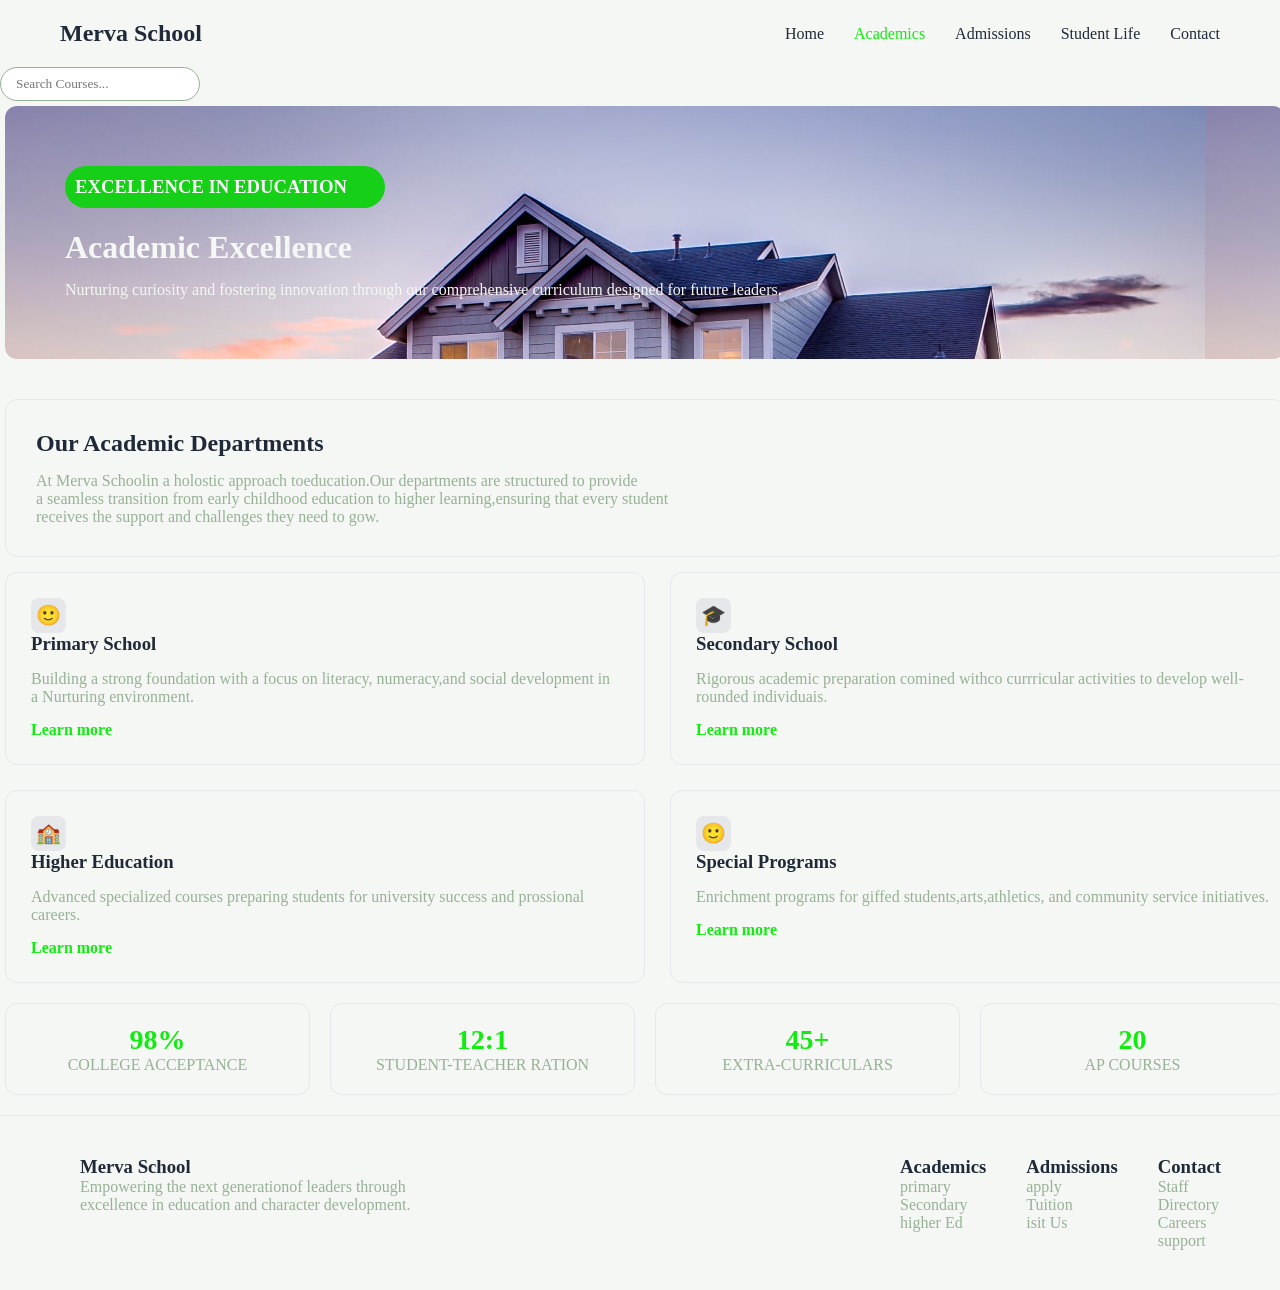
<file: index.html>
<!DOCTYPE html>
<html lang="fr">

<head>
    <meta charset="UTF-8">
    <title>Merva School </title>
    <link rel="stylesheet" href="styles.css">
</head>

<body>
    <header>

    <nav>
        <h1>Merva School</h1>
        <ul>
            <li>Home</li>
            <li><a href="Academics.html">Academics</a></li>
            <li>Admissions</li>
            <li>Student Life</li>
            <li>Contact</li>
        </ul>
    </nav>
    <div class="sect">
        <input type="text"
        placeholder="Search Courses...">
    </div>
    
    </header>

    <div class="container">

        <main>

            <div class="content">

                <section class="academics-header">
                    <div class="excellence">
                        <h3>
                            EXCELLENCE IN EDUCATION
                        </h3>
                    </div>
                    <h2>Academic Excellence</h2>
                    <p>
                        Nurturing curiosity and fostering innovation through our
                        comprehensive curriculum designed for future leaders.
                    </p>
                </section>

                <section class="mery">

                    <div class="wlm">
                        <h2>Our Academic Departments</h2>
                        <p>
                            At Merva Schoolin a holostic approach toeducation.Our departments are structured to provide
                            <br>
                            a seamless transition from early childhood education to higher learning,ensuring that every
                            student <br>
                            receives the support and challenges they need to gow.
                        </p>
                    </div>

                </section>

                <section class="departments">

                    <div class="department">
                        <div class="icon">🙂</div>
                        <h3>Primary School</h3>
                        <p>Building a strong foundation with a focus on literacy,
                            numeracy,and social development in a Nurturing
                            environment.
                        </p>
                        <a href="Learn more">Learn more</a>

                    </div>

                    <div class="department">
                        <div class="icon">🎓</div>
                        <h3>Secondary School</h3>
                        <p>Rigorous academic preparation comined withco
                            currricular activities to develop well-rounded individuais.
                        </p>
                        <a href="Learn more">Learn more</a>
                    </div>

                    <div class="department">
                        <div class="icon">🏫</div>
                        <h3>Higher Education</h3>
                        <p>Advanced specialized courses preparing students for
                            university success and prossional careers.
                        </p>
                        <a href="Learn more">Learn more</a>
                    </div>

                    <div class="department">
                        <div class="icon">🙂</div>
                        <h3>Special Programs</h3>
                        <p>
                            Enrichment programs for giffed students,arts,athletics,
                            and community service initiatives.
                        </p>
                        <a href="Learn more">Learn more</a>
                    </div>

                </section>

                <section class="stats">
                    <div class="box">
                        <h2>98%</h2>
                        <p>COLLEGE ACCEPTANCE</p>
                    </div>

                    <div class="box">
                        <h2>12:1</h2>
                        <p>STUDENT-TEACHER RATION</p>
                    </div>

                    <div class="box">
                        <h2>45+</h2>
                        <p>EXTRA-CURRICULARS</p>
                    </div>

                    <div class="box">
                        <h2>20</h2>
                        <p>AP COURSES</p>
                    </div>
                </section>

        </main>

    </div>

    <footer>
        <div class="mervi">
            <h3>Merva School</h3>
            <p>Empowering the next generationof leaders through <br>
                excellence in education and character development.</p>
        </div>

        <div class="div">

            <div class="brid">

                <h3>Academics</h3>
                <ul>
                    <li>primary</li>
                    <li>Secondary</li>
                    <li>higher Ed</li>
                </ul>
            </div>

            <div class="bir">

                <h3>Admissions</h3>
                <ul>
                    <li>apply</li>
                    <li>Tuition</li>
                    <li>isit Us</li>

                </ul>
            </div>

            <div class="bit">

                <h3>Contact</h3>
                <ul>
                    <li>Staff Directory</li>
                    <li>Careers</li>
                    <li>support</li>
                </ul>
            </div>

        </div>
    </footer>

</body>

</html>
</file>
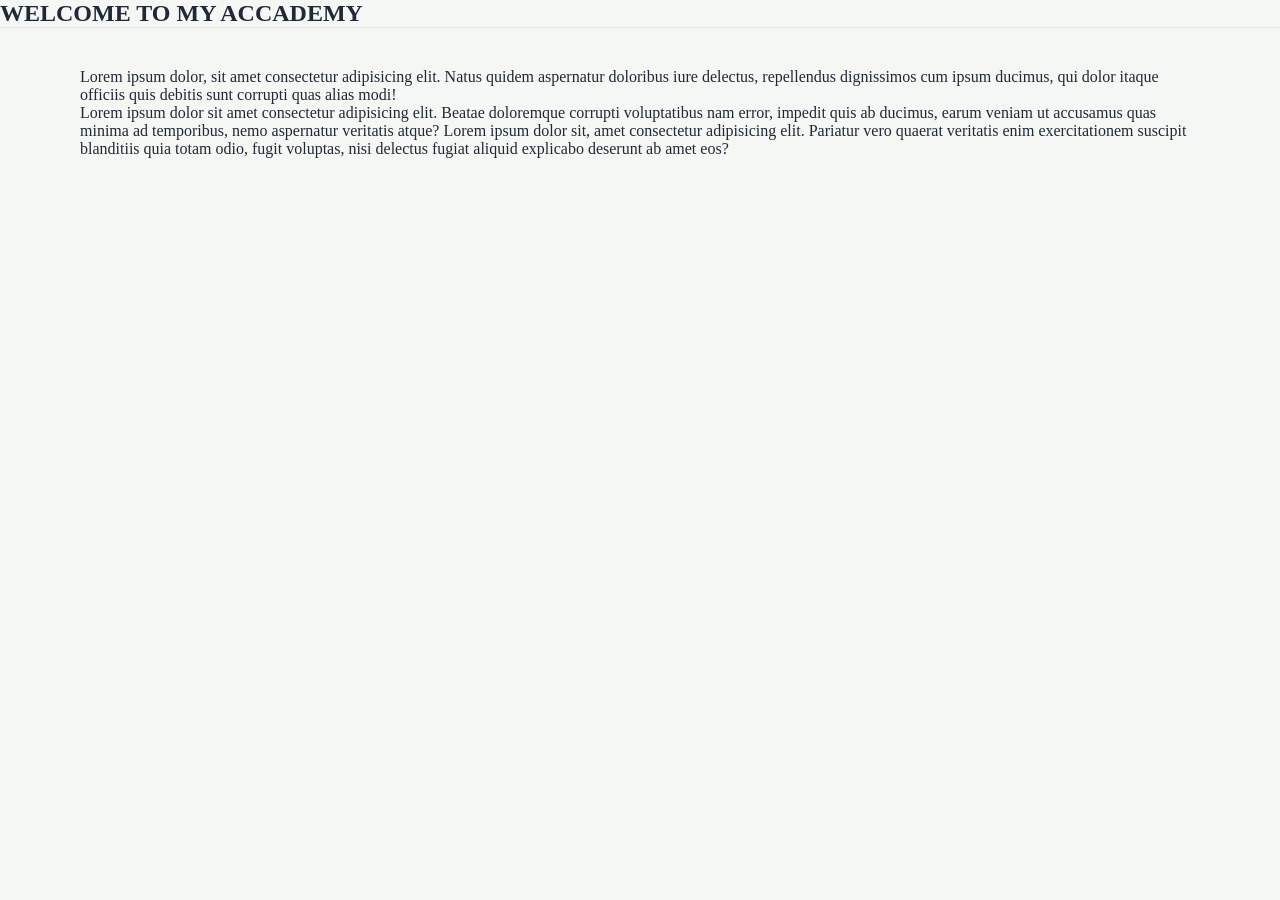
<file: Academics.html>
<!DOCTYPE html>
<html lang="en">

<head>
    <meta charset="UTF-8">
    <meta name="viewport" content="width=device-width, initial-scale=1.0">
    <title>School</title>
    <link rel="stylesheet" href="styles.css">
</head>

<body>

    <header>
        <h2>WELCOME TO MY ACCADEMY</h2>
    </header>
    <main>



    </main>
    <footer>
        <div>
            <p>Lorem ipsum dolor, sit amet consectetur adipisicing elit. Natus quidem aspernatur doloribus iure
                delectus, repellendus dignissimos cum ipsum ducimus, qui dolor itaque officiis quis debitis sunt
                corrupti quas alias modi!
                        <p>Lorem ipsum dolor sit amet consectetur adipisicing elit. Beatae doloremque corrupti voluptatibus nam error,
            impedit quis ab ducimus, earum veniam ut accusamus quas minima ad temporibus, nemo aspernatur veritatis
            atque?
            Lorem ipsum dolor sit, amet consectetur adipisicing elit. Pariatur vero quaerat veritatis enim
            exercitationem suscipit blanditiis quia totam odio, fugit voluptas, nisi delectus fugiat aliquid explicabo
            deserunt ab amet eos?</p>
            </p>
        </div>

    </footer>
</body>

</html>
</file>
<file: styles.css>
:root {
    --primary-color: #16cf17;
    --secondary-color: #11ec10;
    --background-color: #f5f7f4;
    --white-color: #f5f7f4;
    --text-color: #1f2937;
    --border-color: #e5e7eb;
    --p-color: #97b196;
    --pr-color: #cbd4c4;
}

* {
    margin: 0;
    padding: 0;
    box-sizing: border-box;
    font-family: 'Times New Roman', Times, serif;
}

body {
    background-color: var(--background-color);
    color: var(--text-color);
}

nav {
    display: flex;
    justify-content: space-between;
    align-items: center;
    padding: 20px 60px;

}

nav h1 {
    color: var(--text-color);
}

nav ul {
    list-style: none;
    display: flex;
    gap: 30px;
    color: var(--text-color);
}

nav ul li a {
    text-decoration: none;
    color: var(--secondary-color);
    font-weight: 500;
}

.sect {
    display: flex;
    align-items: start;
    gap: 2px;
}

.sect input {
    padding: 8px 15px;
    border-radius: 20px;
    border: 1px solid var(--p-color)
}

/* .apply {
    background: var(--background-color);
    border: none;
    padding: 10px 20px;
    border-radius: 20px;
    color: var(--background-color);
    font-weight: var(--text-color);

} */

.container {
    width: 100%;
    margin: 5px;


}

.academics-header {
    background-image: url('house.jpg');
    color: var(--white-color);
    padding: 60px;
    border-radius: 12px;
    margin-bottom: 40px;
}

.academics-header .excellence {
    padding: 10px;
    margin-bottom: 1.3rem;
    width: 20rem;
    border-radius: 25px;
    background-color: var(--primary-color);
}

.academics-header h2 {
    font-size: 32px;
    margin-bottom: 15px;
}

.mery {
    margin-bottom: 15px;
}

.wlm {
    background-color: var(--white-color);
    padding: 30px;
    border-radius: 12px;
    border: 1px solid var(--border-color);
}

.wlm h2 {
    margin-bottom: 15px;
    color: var(--text-color);
}

.wlm p {
    color: var(--p-color);
}


.departments {
    display: grid;
    grid-template-columns: 50% 50%;
    gap: 25px;
    margin-bottom: 20px;

    /* display: flex; */
}

/* .departments div{
    withd:50%;
} */

.department {
    background-color: var(--white-color);
    padding: 25px;
    border-radius: 12px;
    border: 1px solid var(--border-color);
}

.icon {
    width: 35px;
    height: 35px;
    display: flex;
    border-radius: 8px;
    font-size: 20px;
    background-color: var(--border-color);
    align-items: center;
    justify-content: center;
}

.department h3 {
    color: var(--text-color);
    margin-bottom: 15px;
}

.department a {
    display: inline-block;
    margin-top: 15px;
    text-decoration: none;
    color: var(--secondary-color);
    font-weight: bold;
}

.department p {
    color: var(--p-color);
}

.stats {
    display: flex;
    justify-content: space-between;
    gap: 20px;
    margin-bottom: 20px;
}

.box {
    flex: 1;
    background-color: var(--white-color);
    padding: 20px;
    border-radius: 12px;
    border: 1px solid var(--border-color);
    text-align: center;
}

.box h2 {
    color: var(--secondary-color);
    font-size: 28px;
}

.box p {
    color: var(--p-color);
}

footer {
    background-color: var(--white-color);
    padding: 40px 80px;
    border-top: 1px solid var(--border-color);
    display: flex;
    justify-content: space-between;
}

.footer-left {
    width: 100%;
}

.mervi {
    color: var(--text-color);
    margin-bottom: 15px;
}

.mervi p {
    color: var(--p-color);
}

.brid {
    list-style: none;
    flex-direction: row;
    gap: 30px;
    color: var(--text-color);
}

.bir {
    list-style: none;
    flex-direction: row;
    gap: 30px;
    color: var(--text-color);
    justify-content: center;
}

.brid ul {
    color: var(--p-color);
}

.bir ul {
    color: var(--p-color);
}

.bit ul {
    color: var(--p-color);
}

.bit {
    list-style: none;
    flex-direction: row;
    gap: 30px;
    color: var(--text-color);
    width: 5px;
}

footer ul {
    list-style: none;
}

footer .div {
    display: flex;
    gap: 40px;
    width: 300px;
}
</file>
